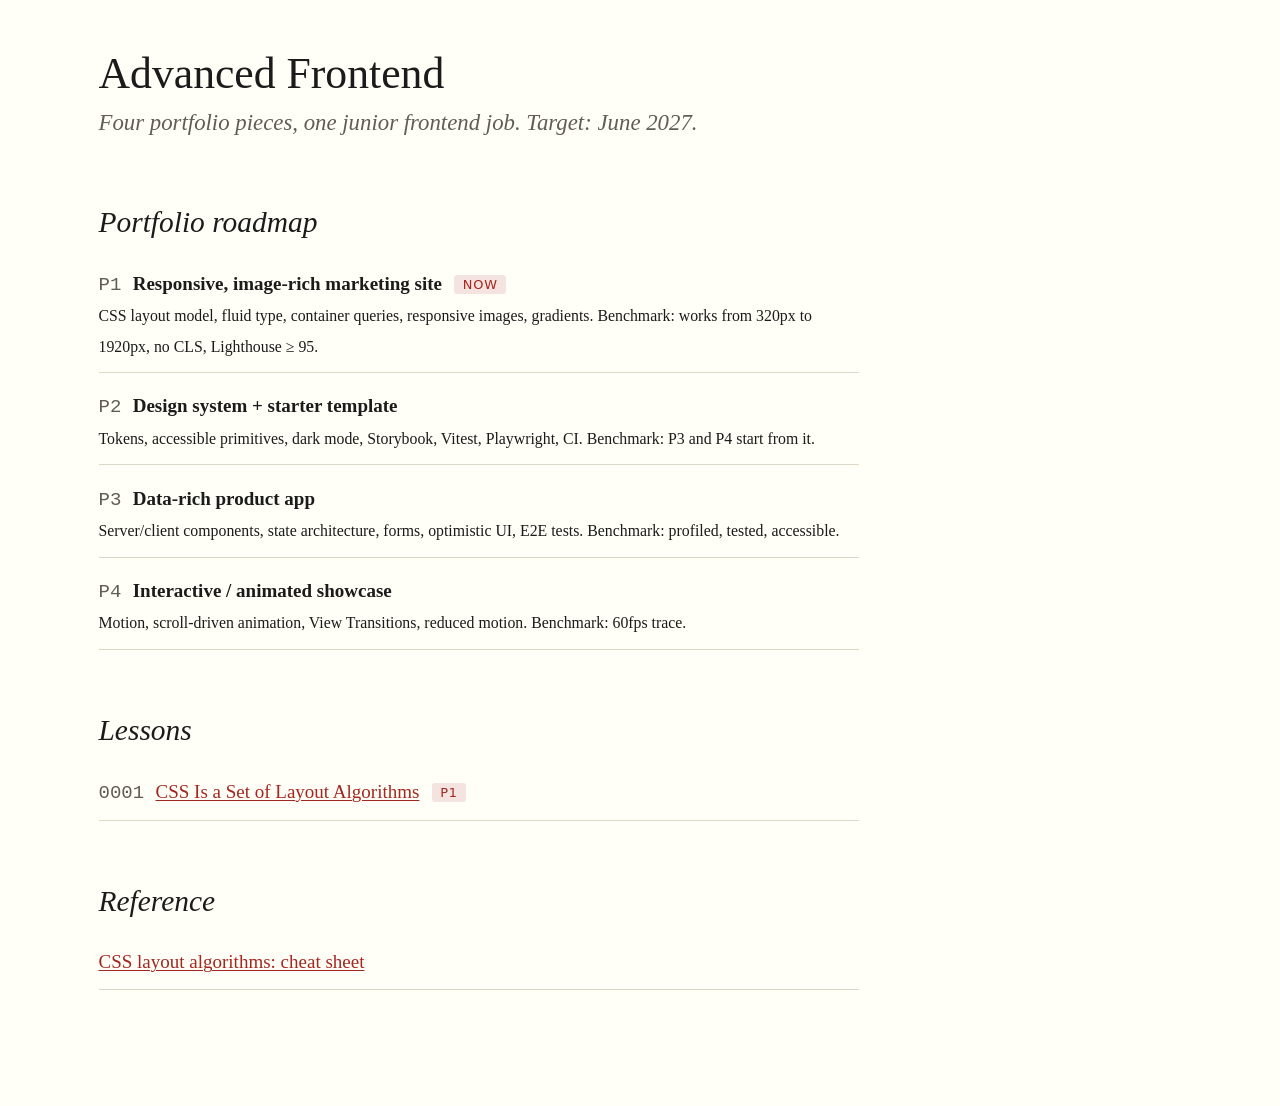
<file: index.html>
<!doctype html>
<html lang="en">
<head>
<meta charset="utf-8">
<meta name="viewport" content="width=device-width, initial-scale=1">
<title>Advanced Frontend Course</title>
<link rel="stylesheet" href="assets/course.css">
</head>
<body>
<main class="page">

<h1>Advanced Frontend</h1>
<p class="subtitle">Four portfolio pieces, one junior frontend job. Target: June 2027.</p>

<h2>Portfolio roadmap</h2>
<ol class="toc">
  <li><span class="num">P1</span><strong>Responsive, image-rich marketing site</strong> <span class="tag">now</span><br>
    <small>CSS layout model, fluid type, container queries, responsive images, gradients. Benchmark: works from 320px to 1920px, no CLS, Lighthouse ≥ 95.</small></li>
  <li><span class="num">P2</span><strong>Design system + starter template</strong><br>
    <small>Tokens, accessible primitives, dark mode, Storybook, Vitest, Playwright, CI. Benchmark: P3 and P4 start from it.</small></li>
  <li><span class="num">P3</span><strong>Data-rich product app</strong><br>
    <small>Server/client components, state architecture, forms, optimistic UI, E2E tests. Benchmark: profiled, tested, accessible.</small></li>
  <li><span class="num">P4</span><strong>Interactive / animated showcase</strong><br>
    <small>Motion, scroll-driven animation, View Transitions, reduced motion. Benchmark: 60fps trace.</small></li>
</ol>

<h2>Lessons</h2>
<ol class="toc">
  <li><span class="num">0001</span><a href="lessons/0001-css-layout-algorithms.html">CSS Is a Set of Layout Algorithms</a> <span class="tag">P1</span></li>
</ol>

<h2>Reference</h2>
<ul class="toc">
  <li><a href="reference/css-layout-algorithms.html">CSS layout algorithms: cheat sheet</a></li>
</ul>

</main>
</body>
</html>
</file>
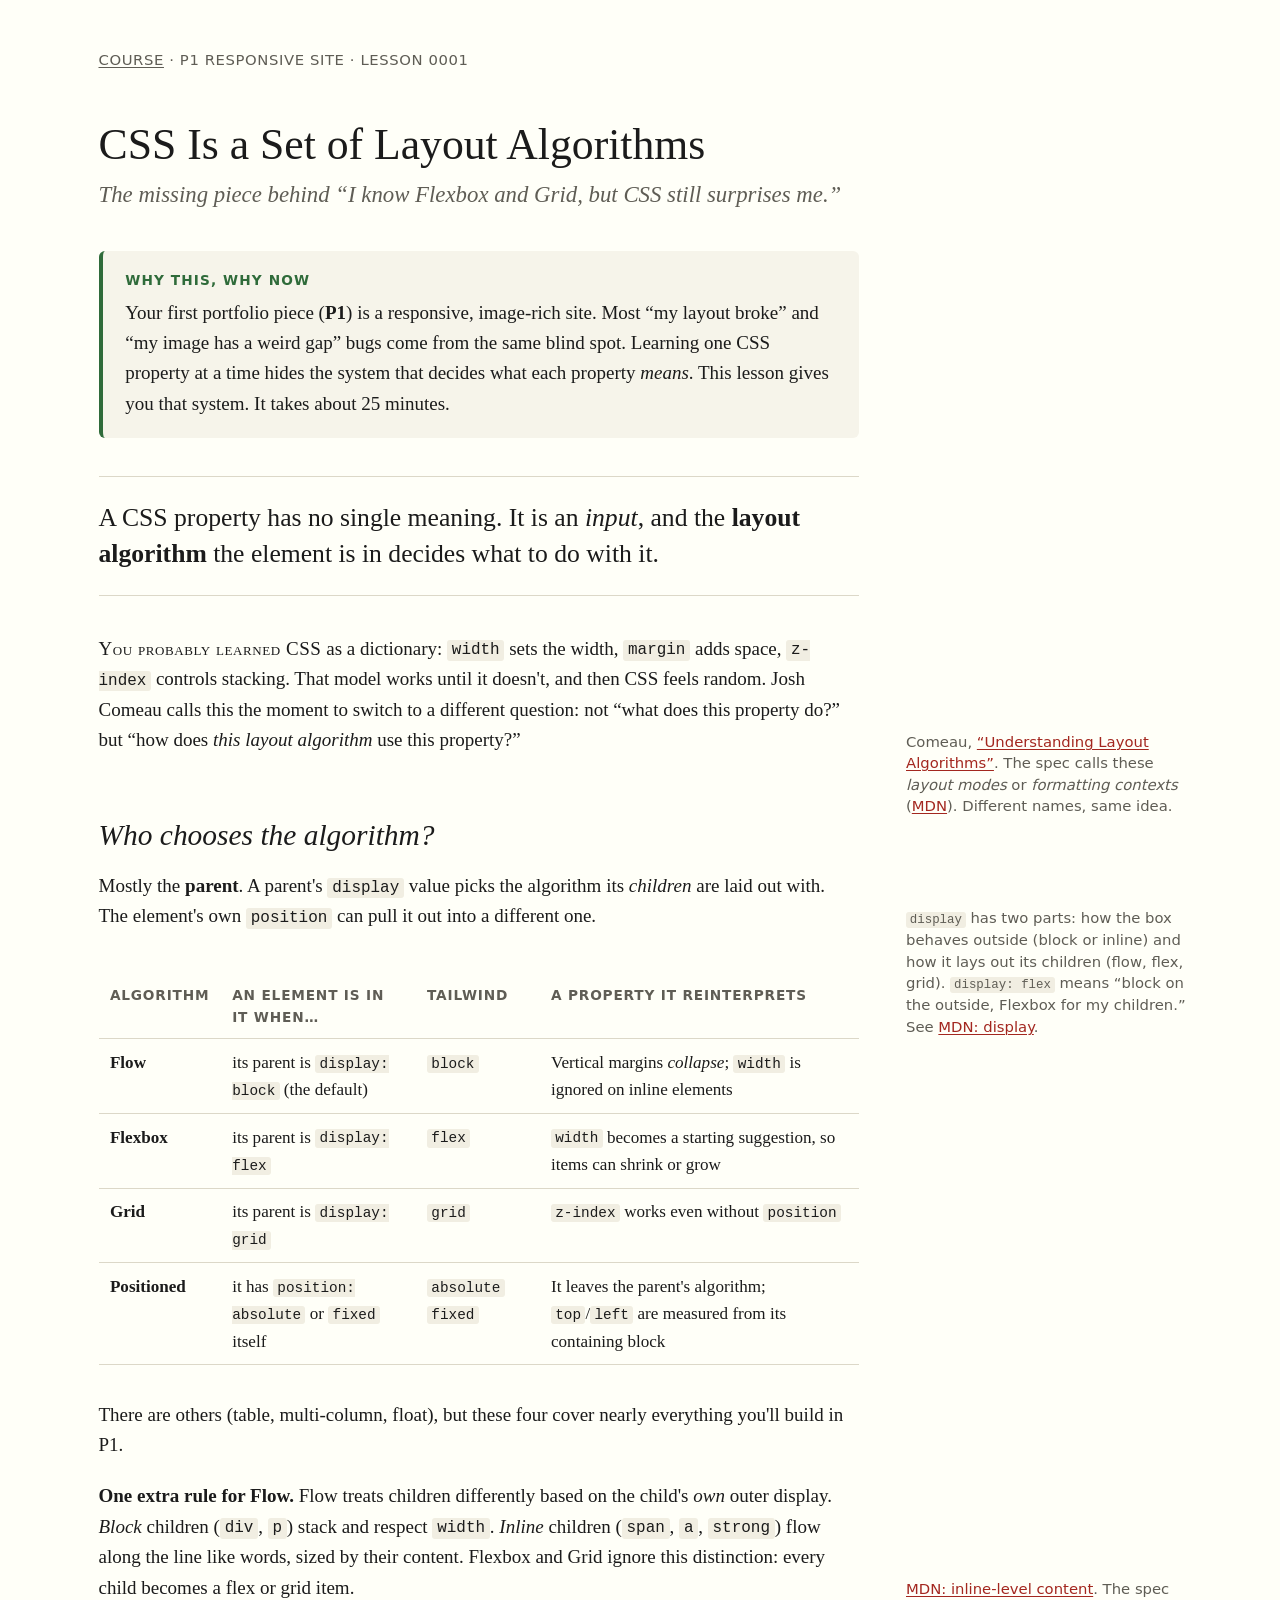
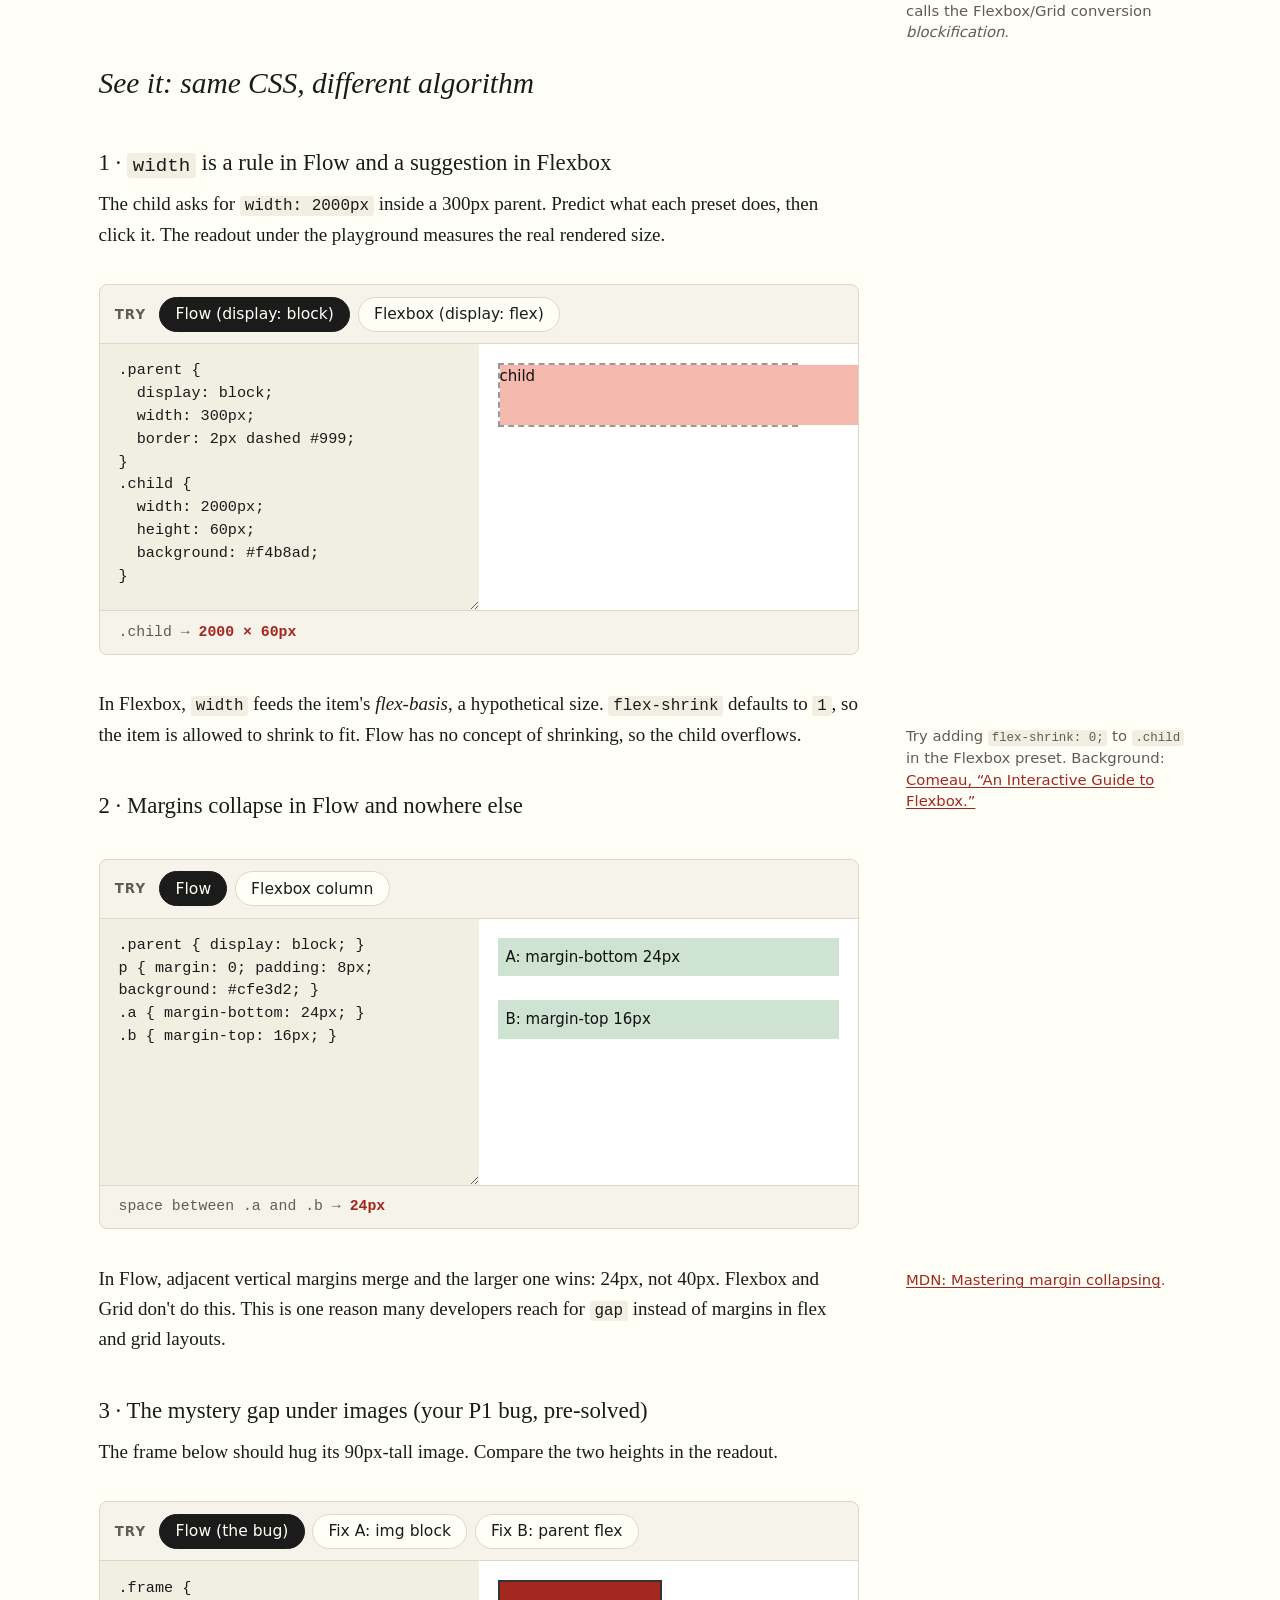
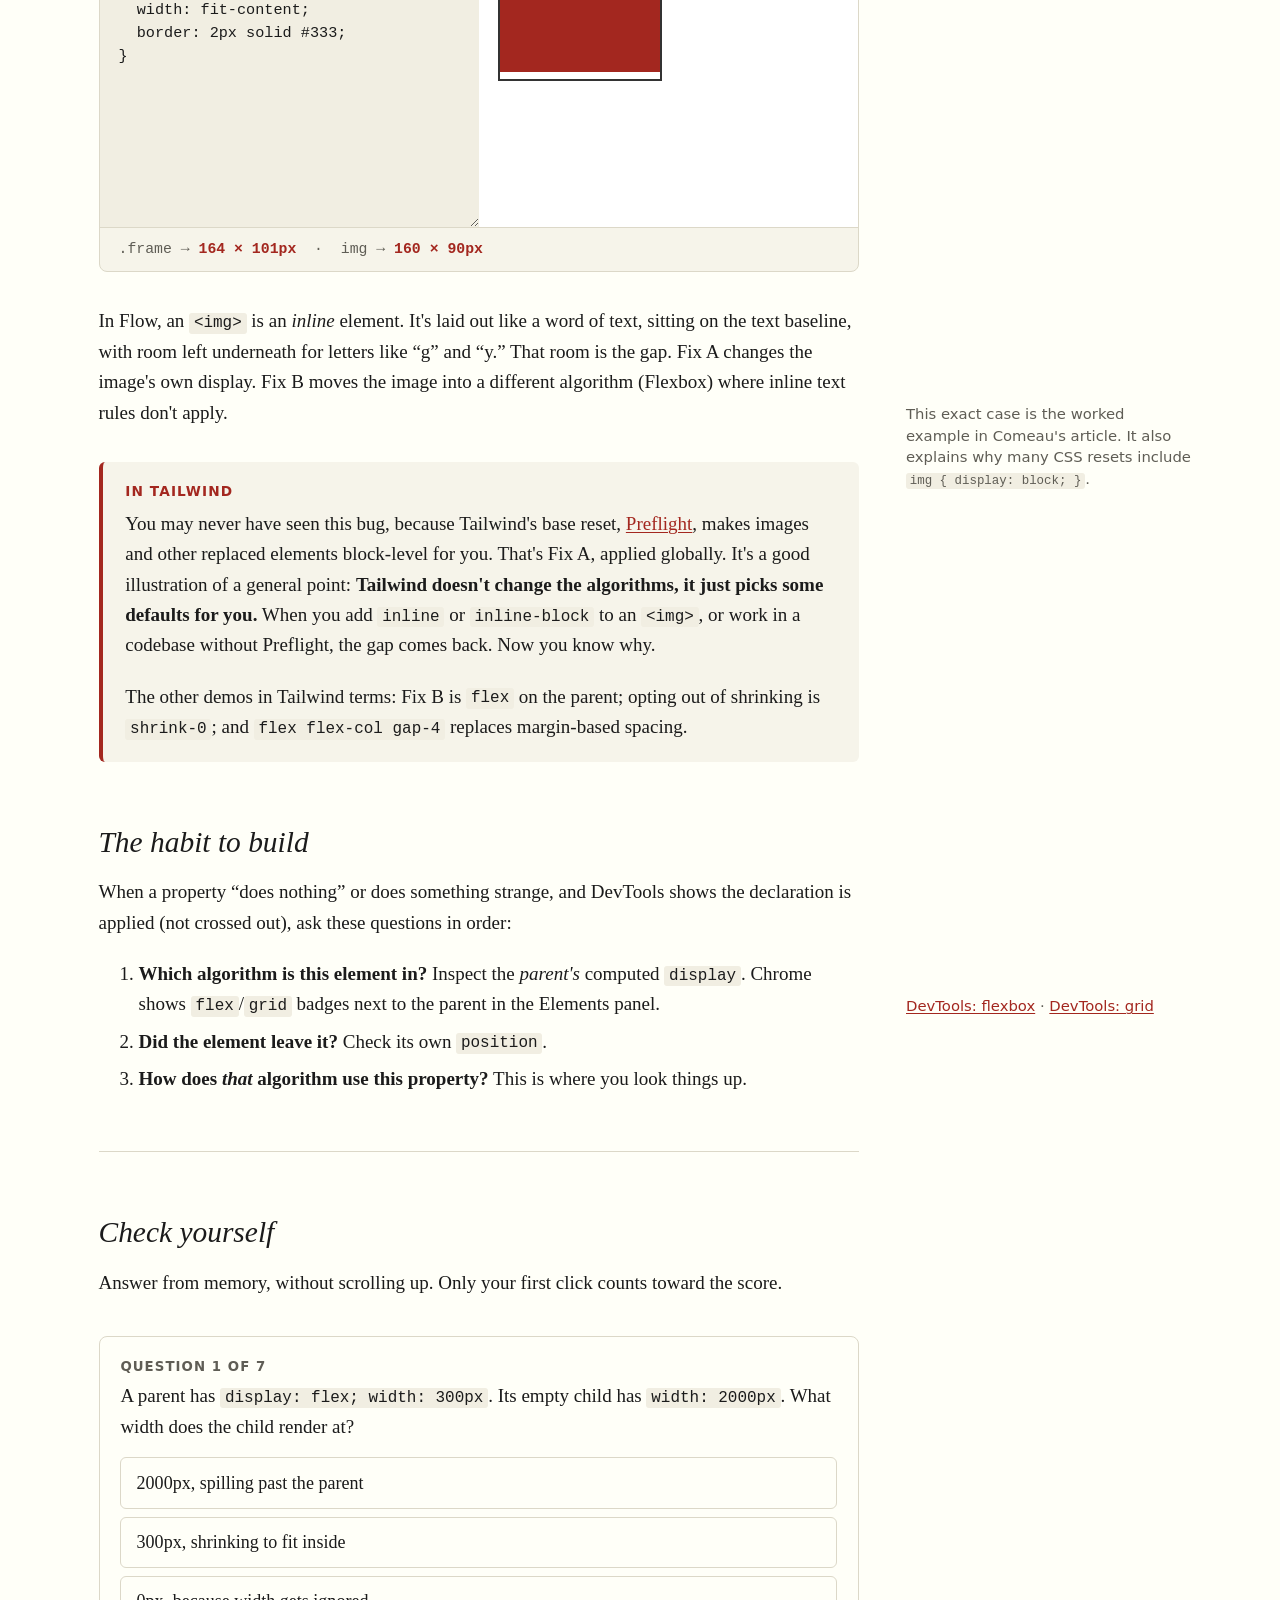
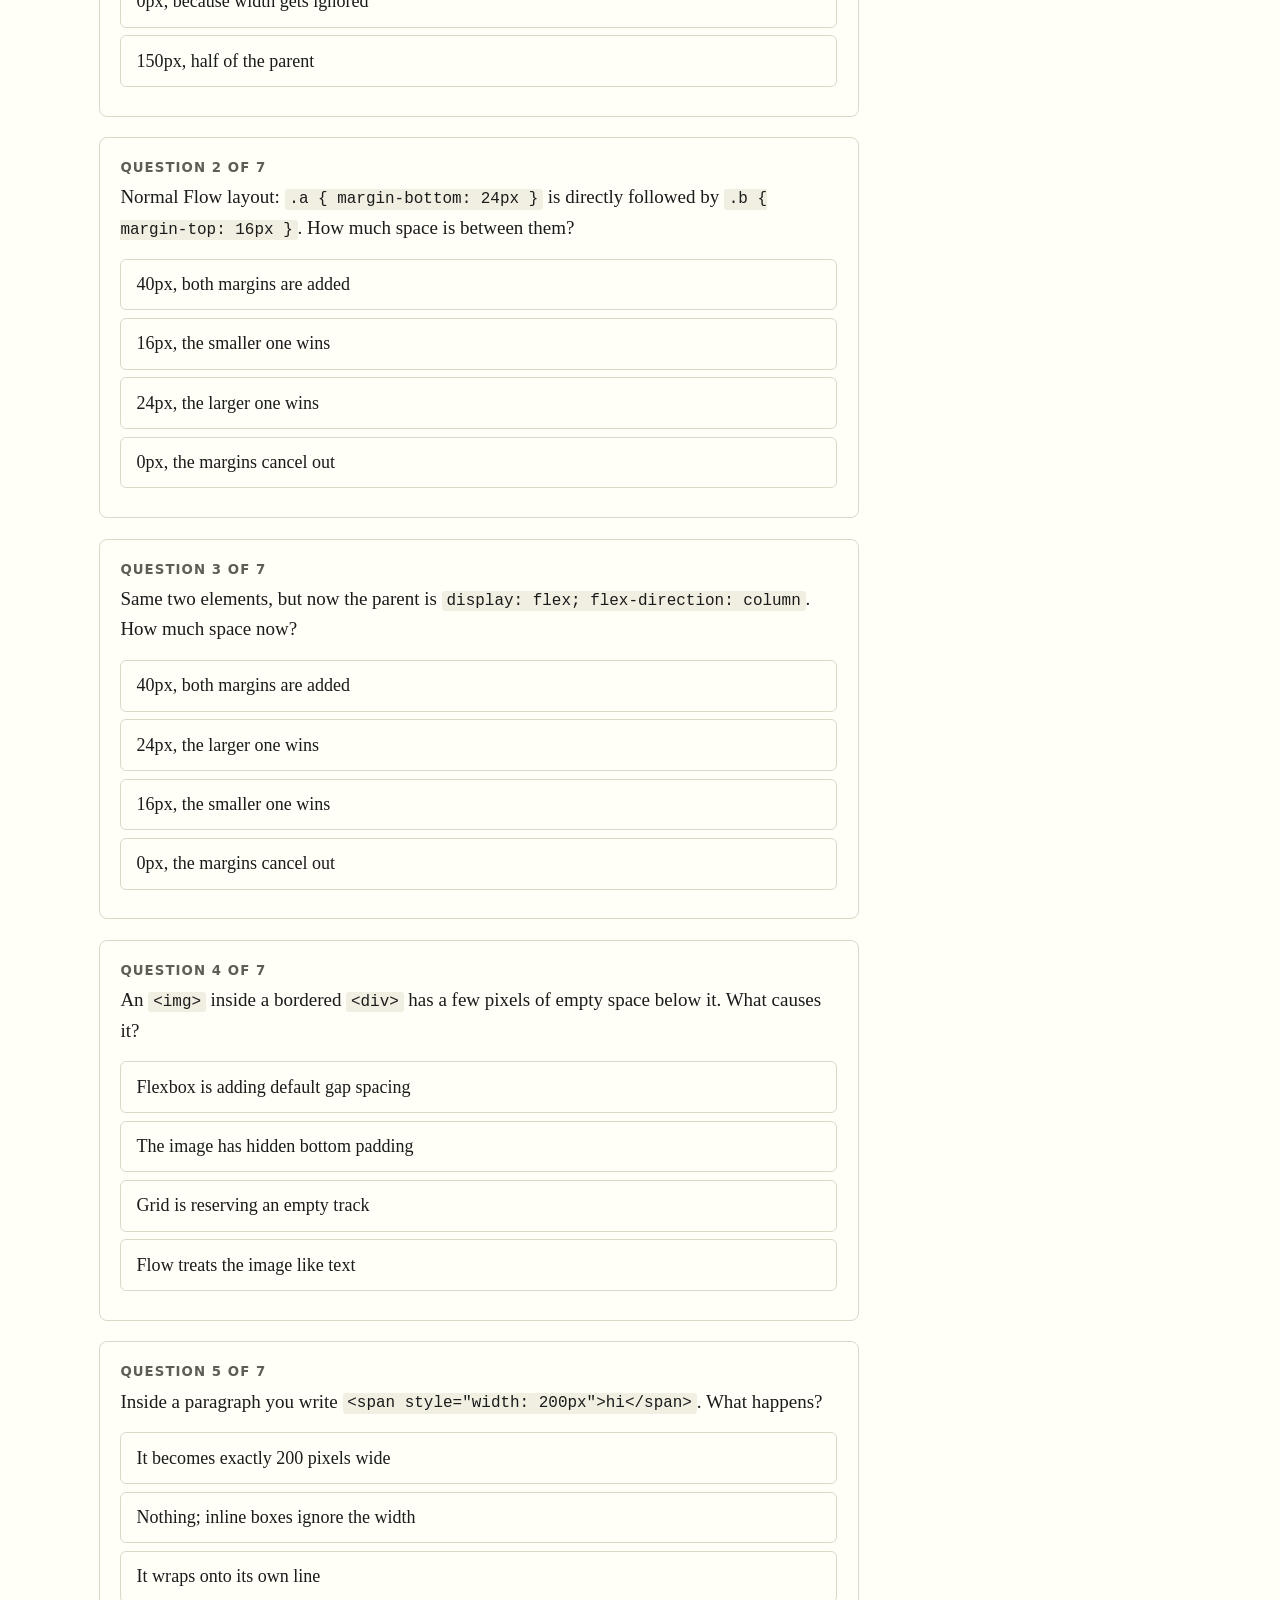
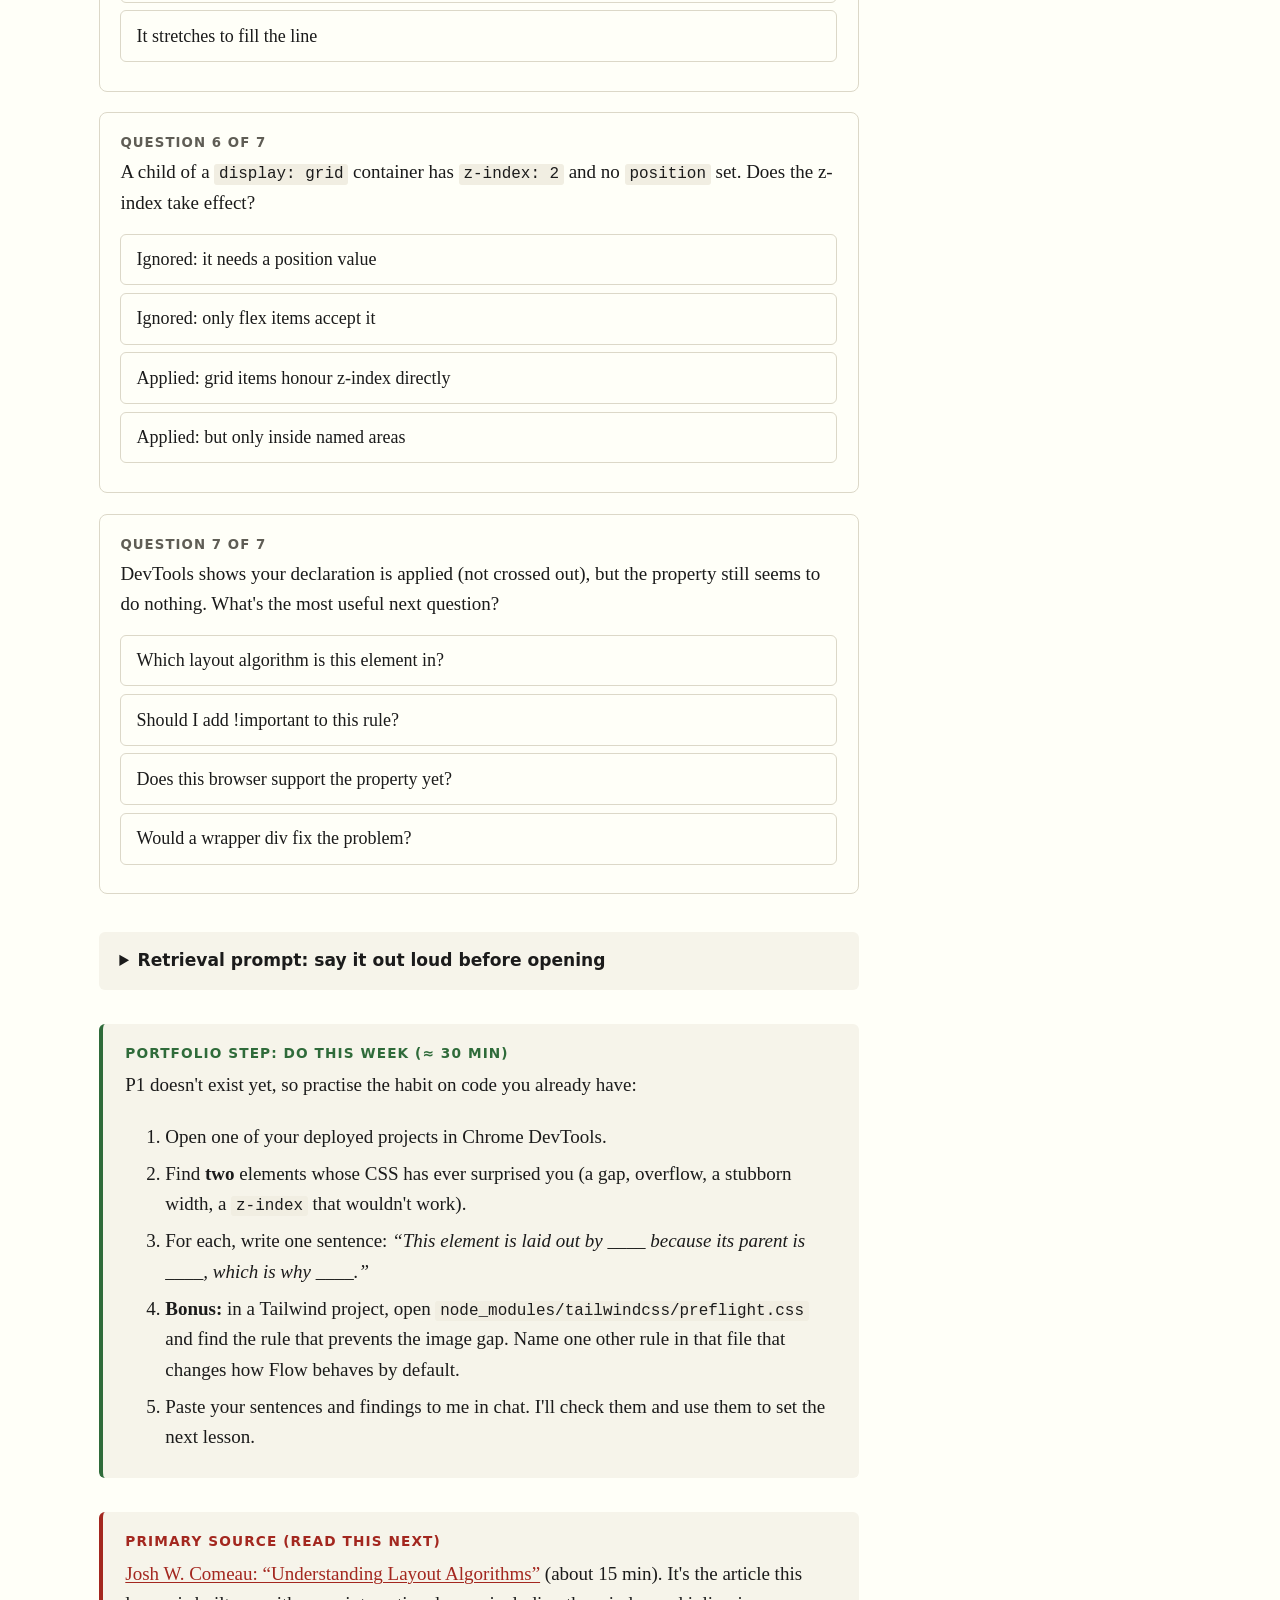
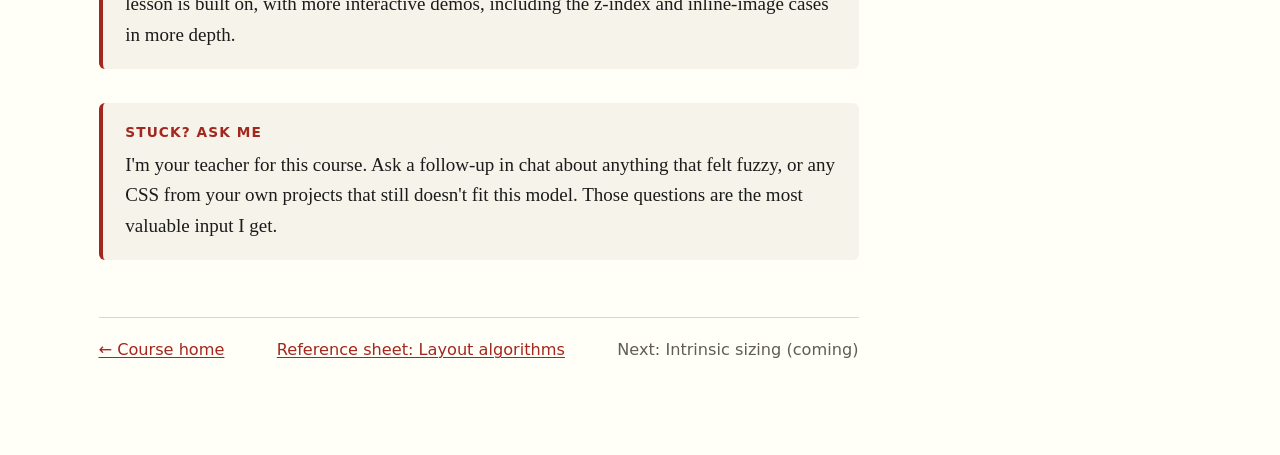
<file: lessons/0001-css-layout-algorithms.html>
<!doctype html>
<html lang="en">
<head>
<meta charset="utf-8">
<meta name="viewport" content="width=device-width, initial-scale=1">
<title>CSS Layout Algorithms</title>
<link rel="stylesheet" href="../assets/course.css">
</head>
<body>
<main class="page">

<nav class="crumbs"><a href="../index.html">Course</a> · P1 Responsive site · Lesson 0001</nav>

<h1>CSS Is a Set of Layout Algorithms</h1>
<p class="subtitle">The missing piece behind “I know Flexbox and Grid, but CSS still surprises me.”</p>

<div class="callout portfolio">
  <span class="label">Why this, why now</span>
  <p>Your first portfolio piece (<strong>P1</strong>) is a responsive, image-rich site. Most “my layout broke” and “my image has a weird gap” bugs come from the same blind spot. Learning one CSS property at a time hides the system that decides what each property <em>means</em>. This lesson gives you that system. It takes about 25 minutes.</p>
</div>

<p class="thesis">A CSS property has no single meaning. It is an <em>input</em>, and the <strong>layout algorithm</strong> the element is in decides what to do with it.</p>

<p><span class="newthought">You probably learned CSS</span> as a dictionary: <code>width</code> sets the width, <code>margin</code> adds space, <code>z-index</code> controls stacking. That model works until it doesn't, and then CSS feels random. Josh Comeau calls this the moment to switch to a different question: not “what does this property do?” but “how does <em>this layout algorithm</em> use this property?”<span class="sidenote">Comeau, <a href="https://www.joshwcomeau.com/css/understanding-layout-algorithms/">“Understanding Layout Algorithms”</a>. The spec calls these <em>layout modes</em> or <em>formatting contexts</em> (<a href="https://developer.mozilla.org/en-US/docs/Web/CSS/CSS_display/Introduction_to_formatting_contexts">MDN</a>). Different names, same idea.</span></p>

<h2>Who chooses the algorithm?</h2>

<p>Mostly the <strong>parent</strong>. A parent's <code>display</code> value picks the algorithm its <em>children</em> are laid out with. The element's own <code>position</code> can pull it out into a different one.<span class="sidenote"><code>display</code> has two parts: how the box behaves outside (block or inline) and how it lays out its children (flow, flex, grid). <code>display: flex</code> means “block on the outside, Flexbox for my children.” See <a href="https://developer.mozilla.org/en-US/docs/Web/CSS/display">MDN: display</a>.</span></p>

<div class="table-wrap">
<table>
  <thead><tr><th>Algorithm</th><th>An element is in it when…</th><th>Tailwind</th><th>A property it reinterprets</th></tr></thead>
  <tbody>
    <tr><td><strong>Flow</strong></td><td>its parent is <code>display: block</code> (the default)</td><td><code>block</code></td><td>Vertical margins <em>collapse</em>; <code>width</code> is ignored on inline elements</td></tr>
    <tr><td><strong>Flexbox</strong></td><td>its parent is <code>display: flex</code></td><td><code>flex</code></td><td><code>width</code> becomes a starting suggestion, so items can shrink or grow</td></tr>
    <tr><td><strong>Grid</strong></td><td>its parent is <code>display: grid</code></td><td><code>grid</code></td><td><code>z-index</code> works even without <code>position</code></td></tr>
    <tr><td><strong>Positioned</strong></td><td>it has <code>position: absolute</code> or <code>fixed</code> itself</td><td><code>absolute</code> <code>fixed</code></td><td>It leaves the parent's algorithm; <code>top</code>/<code>left</code> are measured from its containing block</td></tr>
  </tbody>
</table>
</div>
<p>There are others (table, multi-column, float), but these four cover nearly everything you'll build in P1.</p>

<p><strong>One extra rule for Flow.</strong> Flow treats children differently based on the child's <em>own</em> outer display. <em>Block</em> children (<code>div</code>, <code>p</code>) stack and respect <code>width</code>. <em>Inline</em> children (<code>span</code>, <code>a</code>, <code>strong</code>) flow along the line like words, sized by their content. Flexbox and Grid ignore this distinction: every child becomes a flex or grid item.<span class="sidenote"><a href="https://developer.mozilla.org/en-US/docs/Glossary/Inline-level_content">MDN: inline-level content</a>. The spec calls the Flexbox/Grid conversion <em>blockification</em>.</span></p>

<h2>See it: same CSS, different algorithm</h2>

<h3>1 · <code>width</code> is a rule in Flow and a suggestion in Flexbox</h3>
<p>The child asks for <code>width: 2000px</code> inside a 300px parent. Predict what each preset does, then click it. The readout under the playground measures the real rendered size.</p>

<div class="playground" data-playground data-measure="size:.child">
<template data-html><div class="parent"><div class="child">child</div></div></template>
<template data-preset="Flow (display: block)">
  .parent {
    display: block;
    width: 300px;
    border: 2px dashed #999;
  }
  .child {
    width: 2000px;
    height: 60px;
    background: #f4b8ad;
  }
</template>
<template data-preset="Flexbox (display: flex)">
  .parent {
    display: flex;
    width: 300px;
    border: 2px dashed #999;
  }
  .child {
    width: 2000px;
    height: 60px;
    background: #f4b8ad;
  }
</template>
</div>

<p>In Flexbox, <code>width</code> feeds the item's <em>flex-basis</em>, a hypothetical size. <code>flex-shrink</code> defaults to <code>1</code>, so the item is allowed to shrink to fit.<span class="sidenote">Try adding <code>flex-shrink: 0;</code> to <code>.child</code> in the Flexbox preset. Background: <a href="https://www.joshwcomeau.com/css/interactive-guide-to-flexbox/">Comeau, “An Interactive Guide to Flexbox.”</a></span> Flow has no concept of shrinking, so the child overflows.</p>

<h3>2 · Margins collapse in Flow and nowhere else</h3>

<div class="playground" data-playground data-measure="gap:.a,.b">
<template data-html><div class="parent"><p class="a">A: margin-bottom 24px</p><p class="b">B: margin-top 16px</p></div></template>
<template data-preset="Flow">
  .parent { display: block; }
  p { margin: 0; padding: 8px; background: #cfe3d2; }
  .a { margin-bottom: 24px; }
  .b { margin-top: 16px; }
</template>
<template data-preset="Flexbox column">
  .parent { display: flex; flex-direction: column; }
  p { margin: 0; padding: 8px; background: #cfe3d2; }
  .a { margin-bottom: 24px; }
  .b { margin-top: 16px; }
</template>
</div>

<p>In Flow, adjacent vertical margins merge and the larger one wins: 24px, not 40px.<span class="sidenote"><a href="https://developer.mozilla.org/en-US/docs/Web/CSS/CSS_box_model/Mastering_margin_collapsing">MDN: Mastering margin collapsing</a>.</span> Flexbox and Grid don't do this. This is one reason many developers reach for <code>gap</code> instead of margins in flex and grid layouts.</p>

<h3>3 · The mystery gap under images (your P1 bug, pre-solved)</h3>
<p>The frame below should hug its 90px-tall image. Compare the two heights in the readout.</p>

<div class="playground" data-playground data-measure="size:.frame; size:img">
<template data-html><div class="frame"><img alt="" width="160" height="90" src="data:image/svg+xml,%3Csvg xmlns='http://www.w3.org/2000/svg' width='160' height='90'%3E%3Crect width='160' height='90' fill='%23a3271f'/%3E%3C/svg%3E"></div></template>
<template data-preset="Flow (the bug)">
  .frame {
    width: fit-content;
    border: 2px solid #333;
  }
</template>
<template data-preset="Fix A: img block">
  .frame {
    width: fit-content;
    border: 2px solid #333;
  }
  img { display: block; }
</template>
<template data-preset="Fix B: parent flex">
  .frame {
    display: flex;
    width: fit-content;
    border: 2px solid #333;
  }
</template>
</div>

<p>In Flow, an <code>&lt;img&gt;</code> is an <em>inline</em> element. It's laid out like a word of text, sitting on the text baseline, with room left underneath for letters like “g” and “y.” That room is the gap. Fix A changes the image's own display. Fix B moves the image into a different algorithm (Flexbox) where inline text rules don't apply.<span class="sidenote">This exact case is the worked example in Comeau's article. It also explains why many CSS resets include <code>img { display: block; }</code>.</span></p>

<div class="callout">
  <span class="label">In Tailwind</span>
  <p>You may never have seen this bug, because Tailwind's base reset, <a href="https://tailwindcss.com/docs/preflight">Preflight</a>, makes images and other replaced elements block-level for you. That's Fix A, applied globally. It's a good illustration of a general point: <strong>Tailwind doesn't change the algorithms, it just picks some defaults for you.</strong> When you add <code>inline</code> or <code>inline-block</code> to an <code>&lt;img&gt;</code>, or work in a codebase without Preflight, the gap comes back. Now you know why.</p>
  <p>The other demos in Tailwind terms: Fix B is <code>flex</code> on the parent; opting out of shrinking is <code>shrink-0</code>; and <code>flex flex-col gap-4</code> replaces margin-based spacing.</p>
</div>

<h2>The habit to build</h2>
<p>When a property “does nothing” or does something strange, and DevTools shows the declaration is applied (not crossed out), ask these questions in order:</p>
<ol>
  <li><strong>Which algorithm is this element in?</strong> Inspect the <em>parent's</em> computed <code>display</code>. Chrome shows <code>flex</code>/<code>grid</code> badges next to the parent in the Elements panel.<span class="sidenote"><a href="https://developer.chrome.com/docs/devtools/css/flexbox">DevTools: flexbox</a> · <a href="https://developer.chrome.com/docs/devtools/css/grid">DevTools: grid</a></span></li>
  <li><strong>Did the element leave it?</strong> Check its own <code>position</code>.</li>
  <li><strong>How does <em>that</em> algorithm use this property?</strong> This is where you look things up.</li>
</ol>

<hr>

<h2>Check yourself</h2>
<p>Answer from memory, without scrolling up. Only your first click counts toward the score.</p>

<section class="quiz" data-quiz>
  <div class="q" data-answer="2">
    <p class="prompt">A parent has <code>display: flex; width: 300px</code>. Its empty child has <code>width: 2000px</code>. What width does the child render at?</p>
    <button class="opt">2000px, spilling past the parent</button>
    <button class="opt">300px, shrinking to fit inside</button>
    <button class="opt">0px, because width gets ignored</button>
    <button class="opt">150px, half of the parent</button>
    <div class="explain"><p>In Flexbox, <code>width</code> is a hypothetical size (the flex-basis), and <code>flex-shrink: 1</code> is the default, so the item shrinks to fit. The same CSS in Flow overflows.</p></div>
  </div>

  <div class="q" data-answer="3">
    <p class="prompt">Normal Flow layout: <code>.a { margin-bottom: 24px }</code> is directly followed by <code>.b { margin-top: 16px }</code>. How much space is between them?</p>
    <button class="opt">40px, both margins are added</button>
    <button class="opt">16px, the smaller one wins</button>
    <button class="opt">24px, the larger one wins</button>
    <button class="opt">0px, the margins cancel out</button>
    <div class="explain"><p>Margin collapse: in Flow, adjacent vertical margins merge and the larger one wins.</p></div>
  </div>

  <div class="q" data-answer="1">
    <p class="prompt">Same two elements, but now the parent is <code>display: flex; flex-direction: column</code>. How much space now?</p>
    <button class="opt">40px, both margins are added</button>
    <button class="opt">24px, the larger one wins</button>
    <button class="opt">16px, the smaller one wins</button>
    <button class="opt">0px, the margins cancel out</button>
    <div class="explain"><p>Margin collapse is a Flow rule. Flexbox doesn't implement it, so both margins apply: 24 + 16.</p></div>
  </div>

  <div class="q" data-answer="4">
    <p class="prompt">An <code>&lt;img&gt;</code> inside a bordered <code>&lt;div&gt;</code> has a few pixels of empty space below it. What causes it?</p>
    <button class="opt">Flexbox is adding default gap spacing</button>
    <button class="opt">The image has hidden bottom padding</button>
    <button class="opt">Grid is reserving an empty track</button>
    <button class="opt">Flow treats the image like text</button>
    <div class="explain"><p>In Flow, images are inline. They sit on the text baseline, and space is reserved below for descenders. Fix it with <code>img { display: block }</code> or by making the parent a flex container.</p></div>
  </div>

  <div class="q" data-answer="2">
    <p class="prompt">Inside a paragraph you write <code>&lt;span style="width: 200px"&gt;hi&lt;/span&gt;</code>. What happens?</p>
    <button class="opt">It becomes exactly 200 pixels wide</button>
    <button class="opt">Nothing; inline boxes ignore the width</button>
    <button class="opt">It wraps onto its own line</button>
    <button class="opt">It stretches to fill the line</button>
    <div class="explain"><p>The <code>&lt;p&gt;</code> is block, so its children are laid out with Flow. But the width is on the <em>span</em>, which is inline. Flow lays out inline elements like text, and <code>width</code> doesn't apply to them. Use <code>display: inline-block</code>, or make the paragraph <code>flex</code> so the span becomes a flex item.</p></div>
  </div>

  <div class="q" data-answer="3">
    <p class="prompt">A child of a <code>display: grid</code> container has <code>z-index: 2</code> and no <code>position</code> set. Does the z-index take effect?</p>
    <button class="opt">Ignored: it needs a position value</button>
    <button class="opt">Ignored: only flex items accept it</button>
    <button class="opt">Applied: grid items honour z-index directly</button>
    <button class="opt">Applied: but only inside named areas</button>
    <div class="explain"><p>The Flexbox and Grid algorithms both honour <code>z-index</code> on their items without <code>position</code>. Flow is the algorithm that requires it, which is where the “z-index needs position” rule of thumb comes from. See <a href="https://www.w3.org/TR/css-grid-1/#z-order">CSS Grid spec: z-axis ordering</a>.</p></div>
  </div>

  <div class="q" data-answer="1">
    <p class="prompt">DevTools shows your declaration is applied (not crossed out), but the property still seems to do nothing. What's the most useful next question?</p>
    <button class="opt">Which layout algorithm is this element in?</button>
    <button class="opt">Should I add !important to this rule?</button>
    <button class="opt">Does this browser support the property yet?</button>
    <button class="opt">Would a wrapper div fix the problem?</button>
    <div class="explain"><p>The declaration is winning, so specificity isn't the problem. The algorithm is choosing to interpret the property differently, so find out which algorithm it is.</p></div>
  </div>
</section>

<details class="reveal">
  <summary>Retrieval prompt: say it out loud before opening</summary>
  <p>Name the four layout algorithms from this lesson. For each, give one property it treats differently, and say what decides which algorithm an element is in.</p>
  <p><em>Answer:</em> Flow (margins collapse, width ignored on inline), Flexbox (width is a shrinkable suggestion), Grid (z-index without position), Positioned (leaves its parent's algorithm; offsets from the containing block). Mostly the <strong>parent's</strong> <code>display</code>, plus the element's own <code>position</code>.</p>
</details>

<div class="callout portfolio">
  <span class="label">Portfolio step: do this week (≈ 30 min)</span>
  <p>P1 doesn't exist yet, so practise the habit on code you already have:</p>
  <ol>
    <li>Open one of your deployed projects in Chrome DevTools.</li>
    <li>Find <strong>two</strong> elements whose CSS has ever surprised you (a gap, overflow, a stubborn width, a <code>z-index</code> that wouldn't work).</li>
    <li>For each, write one sentence: <em>“This element is laid out by ____ because its parent is ____, which is why ____.”</em></li>
    <li><strong>Bonus:</strong> in a Tailwind project, open <code>node_modules/tailwindcss/preflight.css</code> and find the rule that prevents the image gap. Name one other rule in that file that changes how Flow behaves by default.</li>
    <li>Paste your sentences and findings to me in chat. I'll check them and use them to set the next lesson.</li>
  </ol>
</div>

<div class="callout">
  <span class="label">Primary source (read this next)</span>
  <p><a href="https://www.joshwcomeau.com/css/understanding-layout-algorithms/">Josh W. Comeau: “Understanding Layout Algorithms”</a> (about 15 min). It's the article this lesson is built on, with more interactive demos, including the z-index and inline-image cases in more depth.</p>
</div>

<div class="callout">
  <span class="label">Stuck? Ask me</span>
  <p>I'm your teacher for this course. Ask a follow-up in chat about anything that felt fuzzy, or any CSS from your own projects that still doesn't fit this model. Those questions are the most valuable input I get.</p>
</div>

<nav class="lesson-nav">
  <a href="../index.html">← Course home</a>
  <a href="../reference/css-layout-algorithms.html">Reference sheet: Layout algorithms</a>
  <span style="color:var(--muted)">Next: Intrinsic sizing (coming)</span>
</nav>

</main>
<script src="../assets/quiz.js"></script>
<script src="../assets/playground.js"></script>
</body>
</html>
</file>
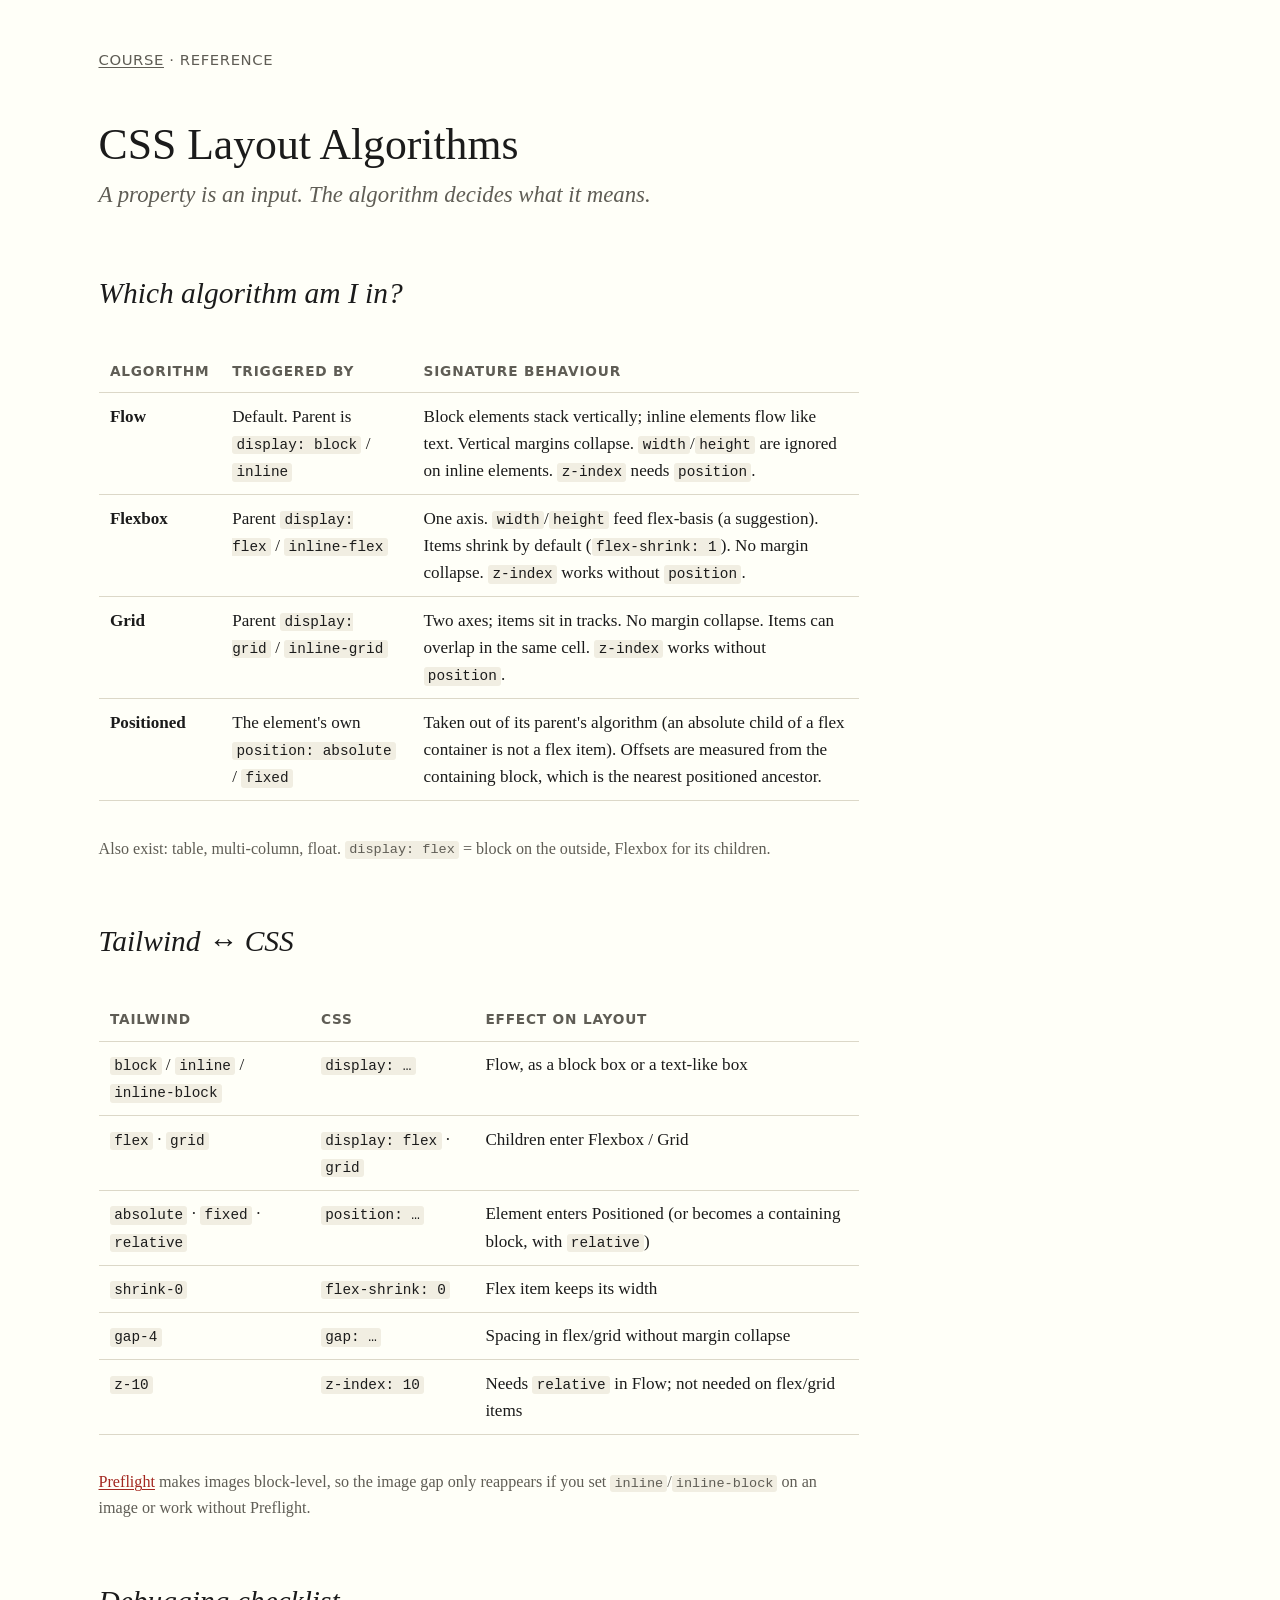
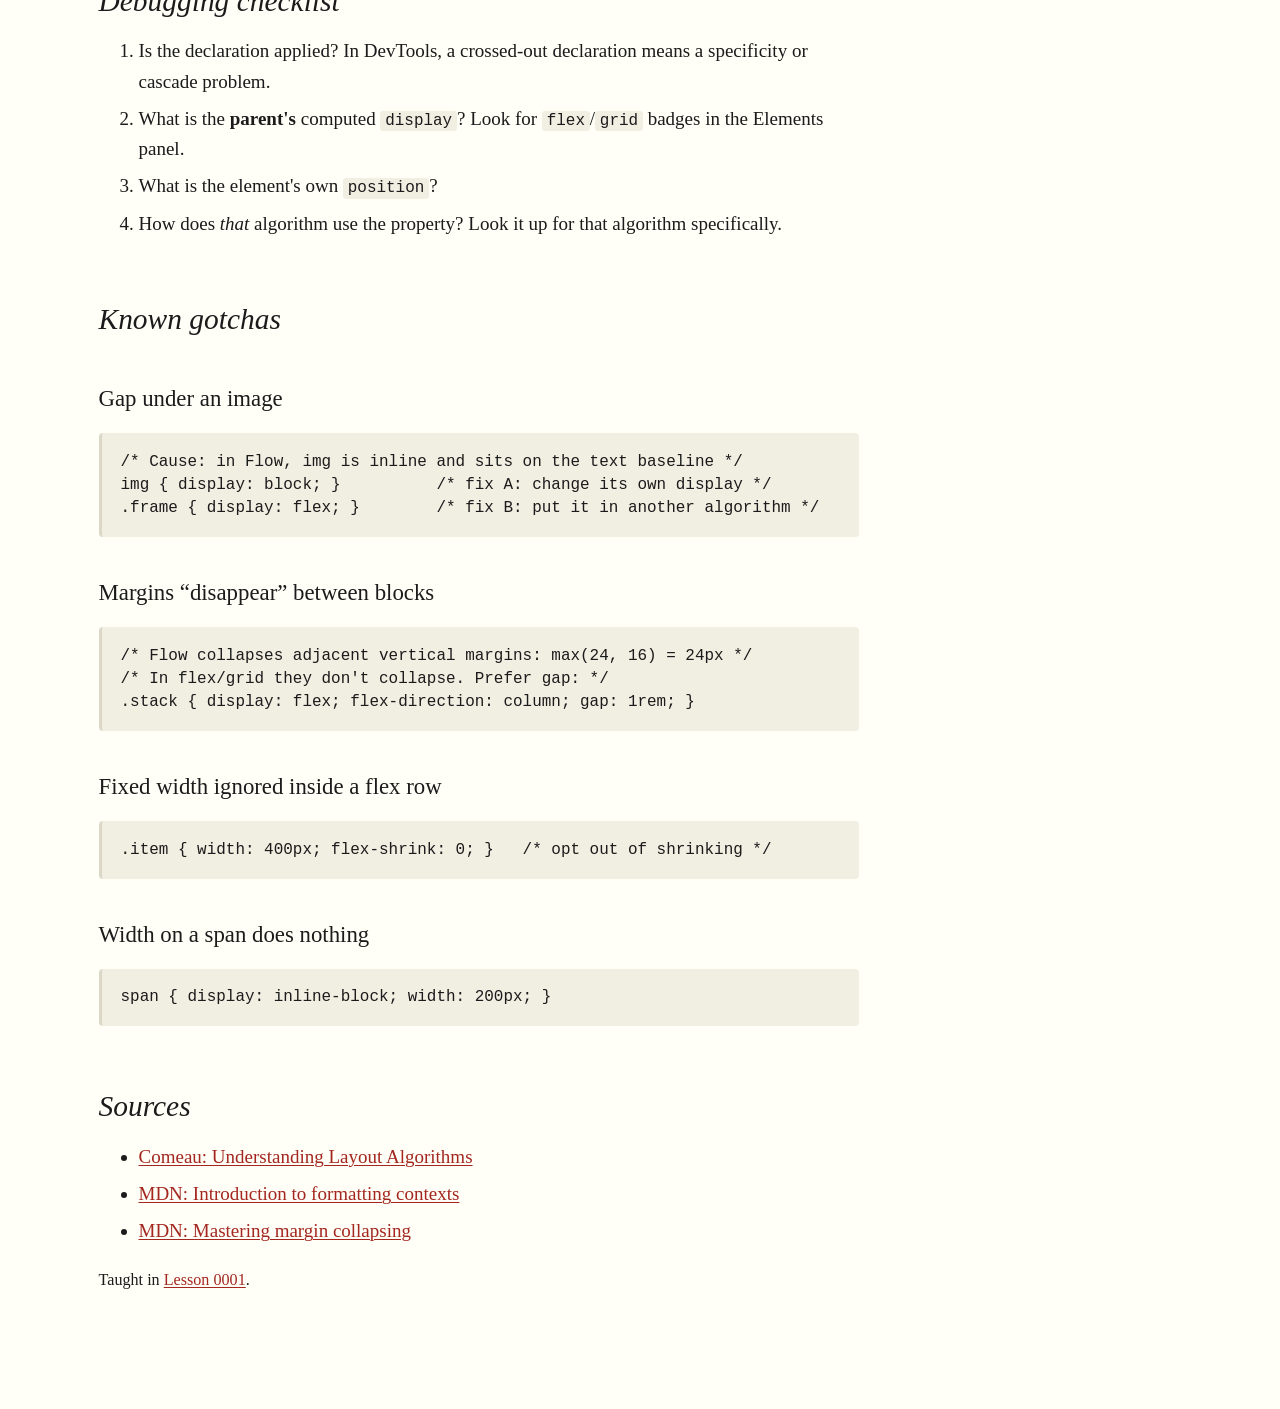
<file: reference/css-layout-algorithms.html>
<!doctype html>
<html lang="en">
<head>
<meta charset="utf-8">
<meta name="viewport" content="width=device-width, initial-scale=1">
<title>Layout Algorithms Reference</title>
<link rel="stylesheet" href="../assets/course.css">
</head>
<body>
<main class="page">

<nav class="crumbs"><a href="../index.html">Course</a> · Reference</nav>

<h1>CSS Layout Algorithms</h1>
<p class="subtitle">A property is an input. The algorithm decides what it means.</p>

<h2>Which algorithm am I in?</h2>
<div class="table-wrap">
<table>
  <thead><tr><th>Algorithm</th><th>Triggered by</th><th>Signature behaviour</th></tr></thead>
  <tbody>
    <tr><td><strong>Flow</strong></td><td>Default. Parent is <code>display: block</code> / <code>inline</code></td><td>Block elements stack vertically; inline elements flow like text. Vertical margins collapse. <code>width</code>/<code>height</code> are ignored on inline elements. <code>z-index</code> needs <code>position</code>.</td></tr>
    <tr><td><strong>Flexbox</strong></td><td>Parent <code>display: flex</code> / <code>inline-flex</code></td><td>One axis. <code>width</code>/<code>height</code> feed flex-basis (a suggestion). Items shrink by default (<code>flex-shrink: 1</code>). No margin collapse. <code>z-index</code> works without <code>position</code>.</td></tr>
    <tr><td><strong>Grid</strong></td><td>Parent <code>display: grid</code> / <code>inline-grid</code></td><td>Two axes; items sit in tracks. No margin collapse. Items can overlap in the same cell. <code>z-index</code> works without <code>position</code>.</td></tr>
    <tr><td><strong>Positioned</strong></td><td>The element's own <code>position: absolute</code> / <code>fixed</code></td><td>Taken out of its parent's algorithm (an absolute child of a flex container is not a flex item). Offsets are measured from the containing block, which is the nearest positioned ancestor.</td></tr>
  </tbody>
</table>
</div>
<p style="font-size:.85rem;color:var(--muted)">Also exist: table, multi-column, float. <code>display: flex</code> = block on the outside, Flexbox for its children.</p>

<h2>Tailwind ↔ CSS</h2>
<div class="table-wrap">
<table>
  <thead><tr><th>Tailwind</th><th>CSS</th><th>Effect on layout</th></tr></thead>
  <tbody>
    <tr><td><code>block</code> / <code>inline</code> / <code>inline-block</code></td><td><code>display: …</code></td><td>Flow, as a block box or a text-like box</td></tr>
    <tr><td><code>flex</code> · <code>grid</code></td><td><code>display: flex</code> · <code>grid</code></td><td>Children enter Flexbox / Grid</td></tr>
    <tr><td><code>absolute</code> · <code>fixed</code> · <code>relative</code></td><td><code>position: …</code></td><td>Element enters Positioned (or becomes a containing block, with <code>relative</code>)</td></tr>
    <tr><td><code>shrink-0</code></td><td><code>flex-shrink: 0</code></td><td>Flex item keeps its width</td></tr>
    <tr><td><code>gap-4</code></td><td><code>gap: …</code></td><td>Spacing in flex/grid without margin collapse</td></tr>
    <tr><td><code>z-10</code></td><td><code>z-index: 10</code></td><td>Needs <code>relative</code> in Flow; not needed on flex/grid items</td></tr>
  </tbody>
</table>
</div>
<p style="font-size:.85rem;color:var(--muted)"><a href="https://tailwindcss.com/docs/preflight">Preflight</a> makes images block-level, so the image gap only reappears if you set <code>inline</code>/<code>inline-block</code> on an image or work without Preflight.</p>

<h2>Debugging checklist</h2>
<ol>
  <li>Is the declaration applied? In DevTools, a crossed-out declaration means a specificity or cascade problem.</li>
  <li>What is the <strong>parent's</strong> computed <code>display</code>? Look for <code>flex</code>/<code>grid</code> badges in the Elements panel.</li>
  <li>What is the element's own <code>position</code>?</li>
  <li>How does <em>that</em> algorithm use the property? Look it up for that algorithm specifically.</li>
</ol>

<h2>Known gotchas</h2>

<h3>Gap under an image</h3>
<pre>/* Cause: in Flow, img is inline and sits on the text baseline */
img { display: block; }          /* fix A: change its own display */
.frame { display: flex; }        /* fix B: put it in another algorithm */</pre>

<h3>Margins “disappear” between blocks</h3>
<pre>/* Flow collapses adjacent vertical margins: max(24, 16) = 24px */
/* In flex/grid they don't collapse. Prefer gap: */
.stack { display: flex; flex-direction: column; gap: 1rem; }</pre>

<h3>Fixed width ignored inside a flex row</h3>
<pre>.item { width: 400px; flex-shrink: 0; }   /* opt out of shrinking */</pre>

<h3>Width on a span does nothing</h3>
<pre>span { display: inline-block; width: 200px; }</pre>

<h2>Sources</h2>
<ul>
  <li><a href="https://www.joshwcomeau.com/css/understanding-layout-algorithms/">Comeau: Understanding Layout Algorithms</a></li>
  <li><a href="https://developer.mozilla.org/en-US/docs/Web/CSS/CSS_display/Introduction_to_formatting_contexts">MDN: Introduction to formatting contexts</a></li>
  <li><a href="https://developer.mozilla.org/en-US/docs/Web/CSS/CSS_box_model/Mastering_margin_collapsing">MDN: Mastering margin collapsing</a></li>
</ul>
<p style="font-size:.85rem">Taught in <a href="../lessons/0001-css-layout-algorithms.html">Lesson 0001</a>.</p>

</main>
</body>
</html>
</file>
<file: assets/course.css>
/* ==========================================================================
   course.css: shared stylesheet for every lesson and reference page.
   Tufte-inspired: one readable column, sidenotes in the margin, quiet colour.
   ========================================================================== */

:root {
  --bg: #fffff8;
  --surface: #f6f4ea;
  --ink: #1b1b1b;
  --muted: #5f5d55;
  --rule: #dcd8c8;
  --accent: #a3271f;        /* Tufte red: links, emphasis */
  --accent-soft: #f4e3df;
  --good: #2f6b3a;
  --good-soft: #e1efe2;
  --bad: #9a2c22;
  --bad-soft: #f6e0dc;
  --code-bg: #f1eee2;

  --serif: "Iowan Old Style", "Palatino Linotype", Palatino, "Book Antiqua", Georgia, serif;
  --sans: system-ui, -apple-system, "Segoe UI", Roboto, sans-serif;
  --mono: "Cascadia Code", "JetBrains Mono", Consolas, ui-monospace, monospace;

  --measure: 40rem;          /* main text column */
  --margin-col: 15rem;       /* sidenote column */
  color-scheme: light;
}

@media (prefers-color-scheme: dark) {
  :root:not([data-theme="light"]) {
    --bg: #151513; --surface: #1f1f1c; --ink: #e9e6db; --muted: #a29f94;
    --rule: #3a3933; --accent: #e8806f; --accent-soft: #3a221e;
    --good: #8fd19c; --good-soft: #1e3324; --bad: #f19a8c; --bad-soft: #3d201c;
    --code-bg: #24231f; color-scheme: dark;
  }
}
:root[data-theme="dark"] {
  --bg: #151513; --surface: #1f1f1c; --ink: #e9e6db; --muted: #a29f94;
  --rule: #3a3933; --accent: #e8806f; --accent-soft: #3a221e;
  --good: #8fd19c; --good-soft: #1e3324; --bad: #f19a8c; --bad-soft: #3d201c;
  --code-bg: #24231f; color-scheme: dark;
}

*, *::before, *::after { box-sizing: border-box; }

html { font-size: 17px; -webkit-text-size-adjust: 100%; }
@media (min-width: 900px) { html { font-size: 19px; } }

body {
  margin: 0;
  background: var(--bg);
  color: var(--ink);
  font-family: var(--serif);
  line-height: 1.6;
  text-rendering: optimizeLegibility;
}

/* ---------- Page frame ---------- */
.page {
  max-width: calc(var(--measure) + var(--margin-col) + 4rem);
  margin: 0 auto;
  padding: 2.5rem 1rem 5rem;
}
.page > * { max-width: var(--measure); }
.page > .wide { max-width: none; }

.crumbs {
  font-family: var(--sans); font-size: .78rem; letter-spacing: .04em;
  text-transform: uppercase; color: var(--muted); margin-bottom: 2.5rem;
}
.crumbs a { color: inherit; }

/* ---------- Type ---------- */
h1 { font-weight: 400; font-size: 2.3rem; line-height: 1.15; margin: 0 0 .4rem; }
.subtitle { font-style: italic; font-size: 1.2rem; color: var(--muted); margin: 0 0 2rem; }
h2 { font-weight: 400; font-style: italic; font-size: 1.55rem; margin: 3rem 0 .6rem; }
h3 { font-weight: 400; font-size: 1.2rem; margin: 2rem 0 .4rem; }
p, ul, ol { margin: 0 0 1.1rem; }
li { margin-bottom: .35rem; }
strong { font-weight: 600; }
.newthought { font-variant: small-caps; letter-spacing: .03em; }

a { color: var(--accent); text-decoration-thickness: 1px; text-underline-offset: 2px; }
a:hover { text-decoration-thickness: 2px; }

code, kbd, pre { font-family: var(--mono); font-size: .84em; }
:not(pre) > code { background: var(--code-bg); padding: .08em .3em; border-radius: 3px; }
pre {
  background: var(--code-bg); padding: .9rem 1rem; border-radius: 4px;
  overflow-x: auto; line-height: 1.45; border-left: 3px solid var(--rule);
}

hr { border: 0; border-top: 1px solid var(--rule); margin: 3rem 0; }

blockquote {
  margin: 1.5rem 0; padding-left: 1.2rem; border-left: 3px solid var(--accent);
  font-style: italic; color: var(--muted);
}

/* ---------- Sidenotes (Tufte style) ----------
   Usage: <span class="sidenote">…</span> placed inline after the referring text.
   Floats into the right margin on wide screens; inline aside on narrow ones. */
.sidenote {
  display: block; font-size: .78rem; line-height: 1.45; color: var(--muted);
  font-family: var(--sans); margin: .4rem 0 1rem; padding-left: .7rem;
  border-left: 2px solid var(--rule);
}
@media (min-width: 1100px) {
  .page { padding-right: calc(var(--margin-col) + 3rem); }
  .page > .wide { margin-right: calc(-1 * (var(--margin-col) + 1rem)); }
  .sidenote {
    float: right; clear: right; width: var(--margin-col);
    margin: .3rem calc(-1 * (var(--margin-col) + 2.5rem)) 1rem 0;
    padding-left: 0; border-left: 0;
  }
}

/* ---------- Callouts ---------- */
.callout {
  background: var(--surface); border-radius: 6px; padding: 1rem 1.2rem;
  margin: 1.8rem 0; border-left: 4px solid var(--accent);
}
.callout > :last-child { margin-bottom: 0; }
.callout .label {
  display: block; font-family: var(--sans); font-size: .72rem; font-weight: 700;
  letter-spacing: .08em; text-transform: uppercase; color: var(--accent); margin-bottom: .3rem;
}
.callout.portfolio { border-left-color: var(--good); }
.callout.portfolio .label { color: var(--good); }

/* Big one-line idea */
.thesis {
  font-size: 1.35rem; line-height: 1.4; margin: 2rem 0; padding: 1.2rem 0;
  border-top: 1px solid var(--rule); border-bottom: 1px solid var(--rule);
}

/* ---------- Tables ---------- */
table { border-collapse: collapse; width: 100%; margin: 1.2rem 0 1.8rem; font-size: .9rem; }
th, td { text-align: left; vertical-align: top; padding: .5rem .6rem; border-bottom: 1px solid var(--rule); }
th { font-family: var(--sans); font-size: .72rem; letter-spacing: .06em; text-transform: uppercase; color: var(--muted); font-weight: 600; }
.table-wrap { overflow-x: auto; }

/* ---------- Reveal (retrieval practice) ---------- */
details.reveal {
  background: var(--surface); border-radius: 6px; padding: .8rem 1.1rem; margin: 1.2rem 0;
}
details.reveal summary { cursor: pointer; font-family: var(--sans); font-size: .9rem; font-weight: 600; }
details.reveal[open] summary { margin-bottom: .6rem; }

/* ---------- Buttons ---------- */
.btn {
  font-family: var(--sans); font-size: .82rem; border: 1px solid var(--rule);
  background: var(--bg); color: var(--ink); padding: .4rem .8rem; border-radius: 999px;
  cursor: pointer;
}
.btn:hover { border-color: var(--accent); }
.btn[aria-pressed="true"] { background: var(--ink); color: var(--bg); border-color: var(--ink); }

/* ---------- Footer nav ---------- */
.lesson-nav {
  display: flex; justify-content: space-between; gap: 1rem; flex-wrap: wrap;
  font-family: var(--sans); font-size: .85rem; margin-top: 3rem; padding-top: 1rem;
  border-top: 1px solid var(--rule);
}

/* ---------- Lists of lessons (index pages) ---------- */
.toc { list-style: none; padding: 0; }
.toc li { padding: .6rem 0; border-bottom: 1px solid var(--rule); }
.toc .num { font-family: var(--mono); color: var(--muted); margin-right: .6rem; }
.tag {
  font-family: var(--sans); font-size: .68rem; text-transform: uppercase; letter-spacing: .06em;
  padding: .1rem .45rem; border-radius: 3px; background: var(--accent-soft); color: var(--accent);
  margin-left: .4rem; vertical-align: middle;
}

/* ---------- Print ---------- */
@media print {
  :root { --bg: #fff; --surface: #f5f5f5; --code-bg: #f3f3f3; }
  html { font-size: 11pt; }
  .page { padding: 0; max-width: none; }
  .page > * { max-width: none; }
  .sidenote { float: none; width: auto; margin: .3rem 0 .8rem; padding-left: .6rem; border-left: 2px solid #ccc; }
  .no-print, .btn, .lesson-nav { display: none !important; }
  details.reveal { display: block; }
  a { color: inherit; }
  h2, h3 { break-after: avoid; }
  pre, table, .callout { break-inside: avoid; }
}
</file>
